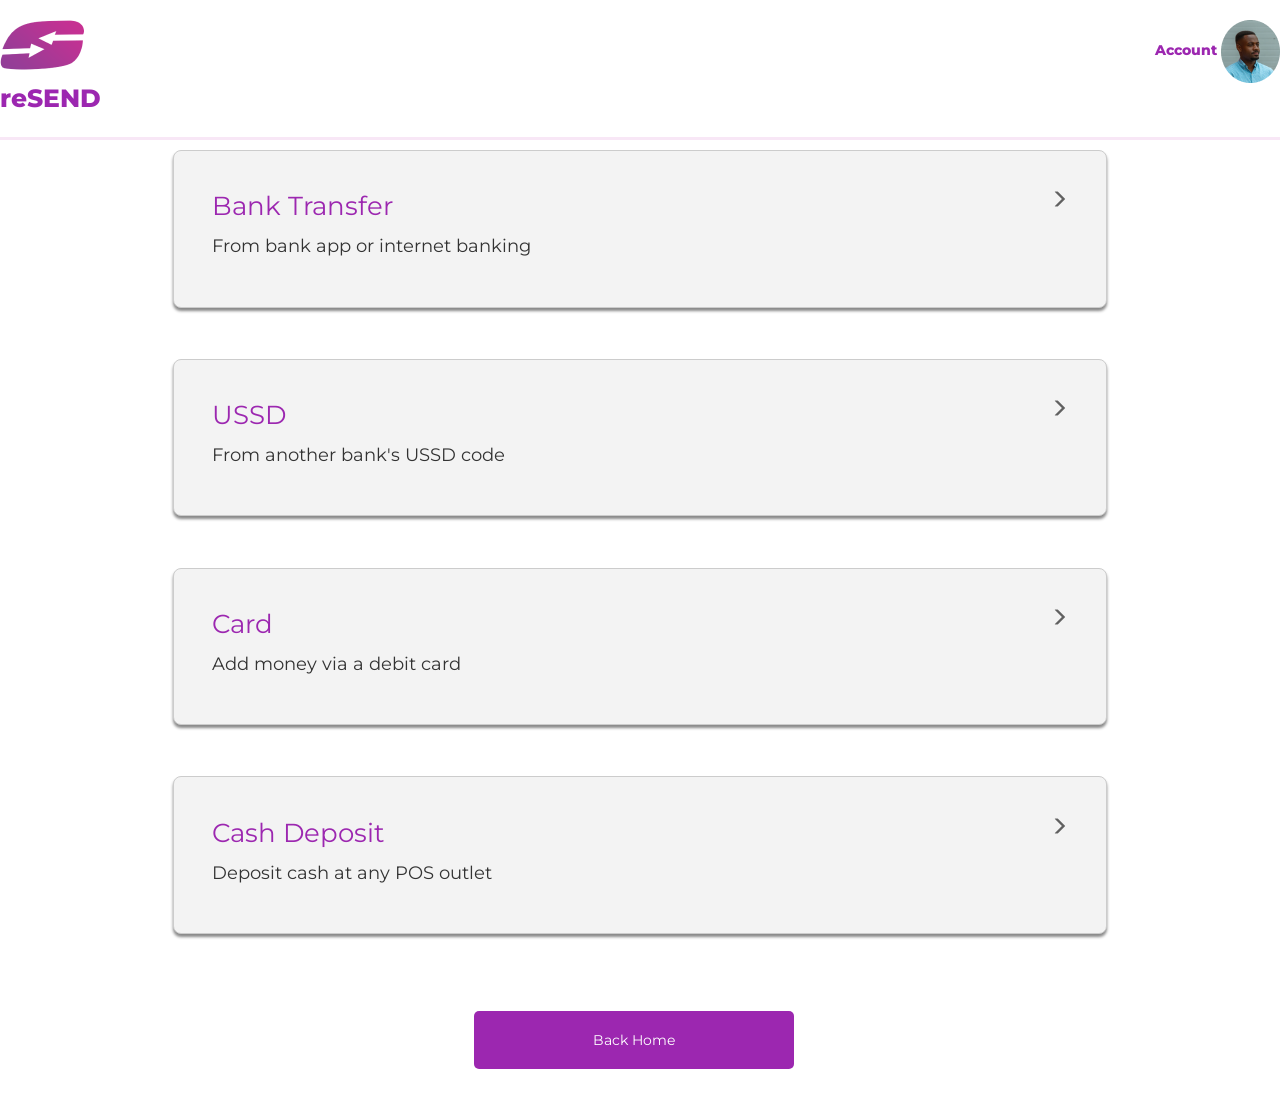
<file: index.html>
<!DOCTYPE html>
<html lang="en">
<head>
    <meta charset="UTF-8">
    <meta http-equiv="X-UA-Compatible" content="IE=edge">
    <meta name="viewport" content="width=device-width, initial-scale=1.0">
    <link href="https://cdn.jsdelivr.net/npm/bootstrap@5.0.2/dist/css/bootstrap.min.css" rel="stylesheet" integrity="sha384-EVSTQN3/azprG1Anm3QDgpJLIm9Nao0Yz1ztcQTwFspd3yD65VohhpuuCOmLASjC" crossorigin="anonymous">
    <link rel="stylesheet" href="https://stackpath.bootstrapcdn.com/bootstrap/3.4.1/css/bootstrap.min.css" >
    <link rel="preconnect" href="https://fonts.googleapis.com">
    <link rel="preconnect" href="https://fonts.gstatic.com" crossorigin>
    <link href="https://fonts.googleapis.com/css2?family=Montserrat&display=swap" rel="stylesheet">
    <link href="style.css" rel="stylesheet">
    <title>fund-wallet</title>
</head>
<body class="fund-wallet">
    <nav>
        <div>
            <div><img src="Vector.png" alt="logo"></div>
            <div class="reSEND">reSEND</div>
        </div>
        <div class="right-side">
            <div>Account <img src="Ellipse 25.png" alt="user-picture"></div>
        </div>
    </nav>
    <div class="middle--section">
        <a href="bank-transfer.html" target="_blank">
            <button type="button" class="btn btn-default btn-lg">
                <div>
                    <div class="first">
                        <p class="first-header">Bank Transfer</p>
                        <p class="first-texts">From bank app or internet banking</p>
                    </div>
                    <div>
                        <span class="glyphicon glyphicon-menu-right" aria-hidden="true"></span>
                    </div>
                </div>
            </button>
        </a>
          
          <button type="button" class="btn btn-default btn-lg">
              <div>
                 <div class="first">
                    <p class="first-header">USSD</p>
                    <p class="first-texts">From another bank's USSD code</p>
                </div>
                <div>
                    <span class="glyphicon glyphicon-menu-right" aria-hidden="true"></span>
                </div> 
              </div>
          </button>
          <button type="button" class="btn btn-default btn-lg">
              <div>
                <div class="first">
                    <p class="first-header">Card</p>
                    <p class="first-texts">Add money via a debit card</p>
                </div>
                <div>
                    <span class="glyphicon glyphicon-menu-right" aria-hidden="true"></span>
                </div>
              </div>
          </button>
          <button type="button" class="btn btn-default btn-lg">
              <div>
                <div class="first">
                    <p class="first-header">Cash Deposit</p>
                    <p class="first-texts">Deposit cash at any POS outlet</p>
                </div>
                <div>
                    <span class="glyphicon glyphicon-menu-right" aria-hidden="true"></span>
                </div>
              </div>
          </button>
          <a href="#" target="_blank">
            <button type="button" class="last-button">Back Home</button>
          </a>
    </div>
    
    <script src="https://cdn.jsdelivr.net/npm/bootstrap@5.0.2/dist/js/bootstrap.bundle.min.js" integrity="sha384-MrcW6ZMFYlzcLA8Nl+NtUVF0sA7MsXsP1UyJoMp4YLEuNSfAP+JcXn/tWtIaxVXM" crossorigin="anonymous"></script>
    <script src="https://stackpath.bootstrapcdn.com/bootstrap/3.4.1/js/bootstrap.min.js" integrity="sha384-aJ21OjlMXNL5UyIl/XNwTMqvzeRMZH2w8c5cRVpzpU8Y5bApTppSuUkhZXN0VxHd" crossorigin="anonymous"></script>
</body>
</html>
</file>
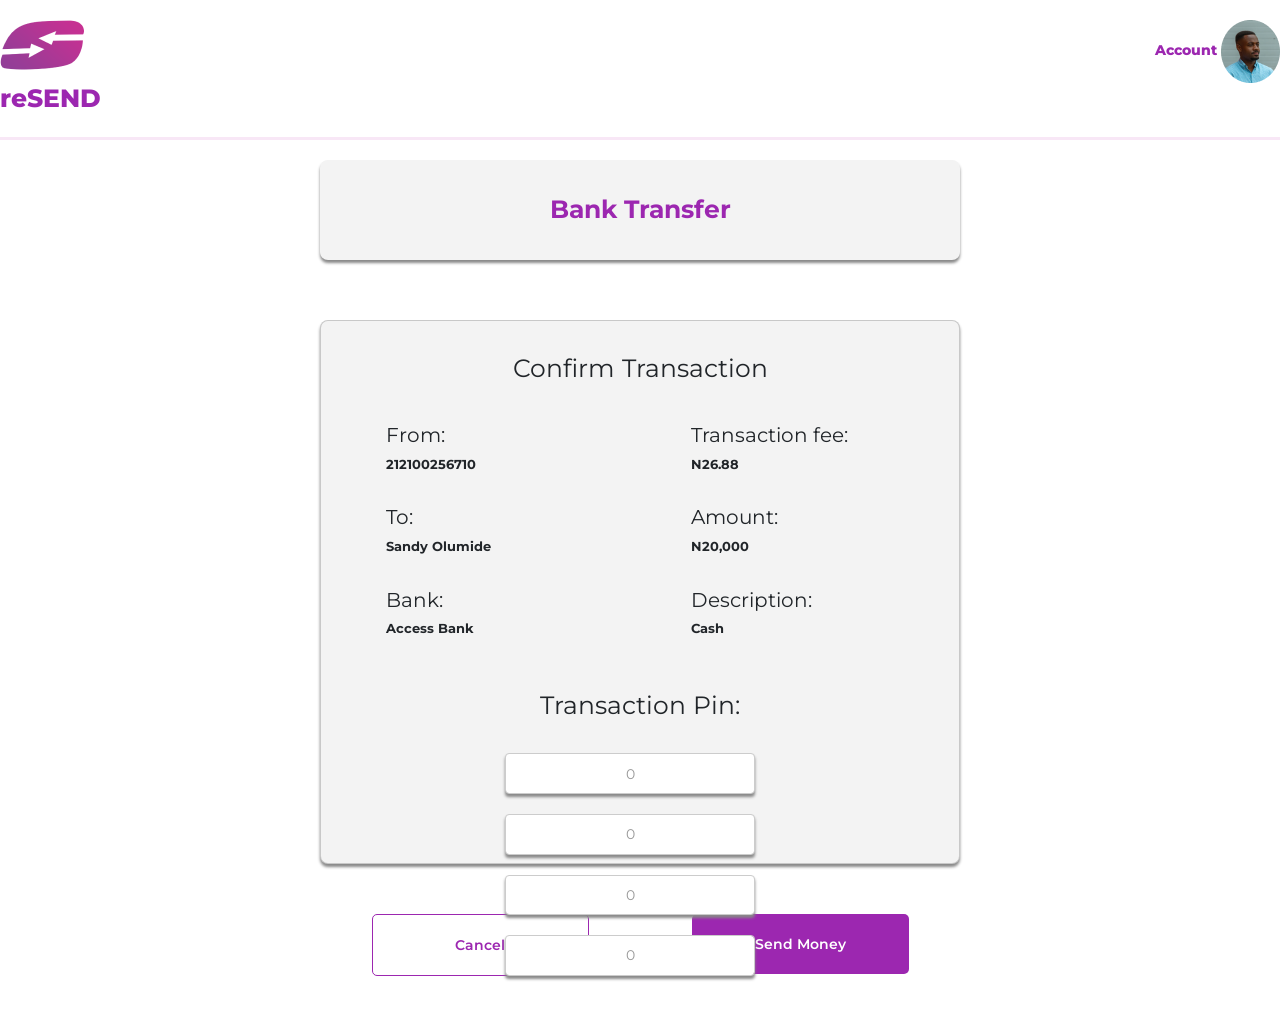
<file: confirm-transaction.html>
<!DOCTYPE html>
<html lang="en">
<head>
    <meta charset="UTF-8">
    <meta http-equiv="X-UA-Compatible" content="IE=edge">
    <meta name="viewport" content="width=device-width, initial-scale=1.0">
    <link href="https://cdn.jsdelivr.net/npm/bootstrap@5.0.2/dist/css/bootstrap.min.css" rel="stylesheet" integrity="sha384-EVSTQN3/azprG1Anm3QDgpJLIm9Nao0Yz1ztcQTwFspd3yD65VohhpuuCOmLASjC" crossorigin="anonymous">
    <link rel="stylesheet" href="https://stackpath.bootstrapcdn.com/bootstrap/3.4.1/css/bootstrap.min.css" >
    <link rel="preconnect" href="https://fonts.googleapis.com">
    <link rel="preconnect" href="https://fonts.gstatic.com" crossorigin>
    <link href="https://fonts.googleapis.com/css2?family=Montserrat&display=swap" rel="stylesheet">
    <link href="style.css" rel="stylesheet">
    <title>confirm-transaction</title>
</head>
<body>
    <nav>
        <div>
            <div><img src="Vector.png" alt="logo"></div>
            <div class="reSEND">reSEND</div>
        </div>
        <div class="right-side">
            <div>Account <img src="Ellipse 25.png" alt="user-picture"></div>
        </div>
    </nav>
    <div class="middle-section middle--section">
        <button class="header space" disabled>
            <div>Bank Transfer</div>
        </button>
        <div class="card">
            <p class="section-header">Confirm Transaction</p>
            <div>
                <div class="flex-container">
                    <div class="flex-children">
                        <div><label for="from">From:</label></div>
                        <div class="user-input" id="form">212100256710</div>
                    </div>
                    <div class="flex-children">
                        <div><label for="transaction-fee">Transaction fee:</label></div>
                        <div class="user-input" id="transaction-fee">N26.88</div>
                    </div>
                </div>
                <div class="flex-container">
                    <div class="flex-children">
                        <div><label for="to">To:</label></div>
                        <div class="user-input" id="to">Sandy Olumide</div>
                    </div>
                    <div class="flex-children">
                        <div><label for="amount">Amount:</label></div>
                        <div class="user-input" id="amount">N20,000</div>
                    </div>
                </div>
                <div class="flex-container">
                    <div class="flex-children">
                        <div><label for="bank">Bank:</label></div>
                        <div class="user-input" id="bank"> Access Bank</div>
                    </div>
                    <div class="flex-children">
                        <div><label for="description">Description:</label></div>
                        <div class="user-input" id="description">Cash</div>
                    </div>
                </div>
            </div>
            <div class="pin">
                <p class="section-header">Transaction Pin:</p>
                <input type="text" class="form-control button-pin" placeholder="0" aria-label="note" aria-describedby="basic-addon1">
                <input type="text" class="form-control button-pin" placeholder="0" aria-label="note" aria-describedby="basic-addon1">
                <input type="text" class="form-control button-pin" placeholder="0" aria-label="note" aria-describedby="basic-addon1">
                <input type="text" class="form-control button-pin" placeholder="0" aria-label="note" aria-describedby="basic-addon1">
            </div>
        </div>
        <div class="button-flex">
            <a href="#" target="_blank"><button type="button" class="cancel-button">Cancel</button></a>
            <a href="#" target="_blank"><button type="button" class="send-button">Send Money</button></a>
        </div>
    </div>
    
    <script src="https://cdn.jsdelivr.net/npm/bootstrap@5.0.2/dist/js/bootstrap.bundle.min.js" integrity="sha384-MrcW6ZMFYlzcLA8Nl+NtUVF0sA7MsXsP1UyJoMp4YLEuNSfAP+JcXn/tWtIaxVXM" crossorigin="anonymous"></script>
    <script src="https://stackpath.bootstrapcdn.com/bootstrap/3.4.1/js/bootstrap.min.js" integrity="sha384-aJ21OjlMXNL5UyIl/XNwTMqvzeRMZH2w8c5cRVpzpU8Y5bApTppSuUkhZXN0VxHd" crossorigin="anonymous"></script>
</body>
</html>
</file>
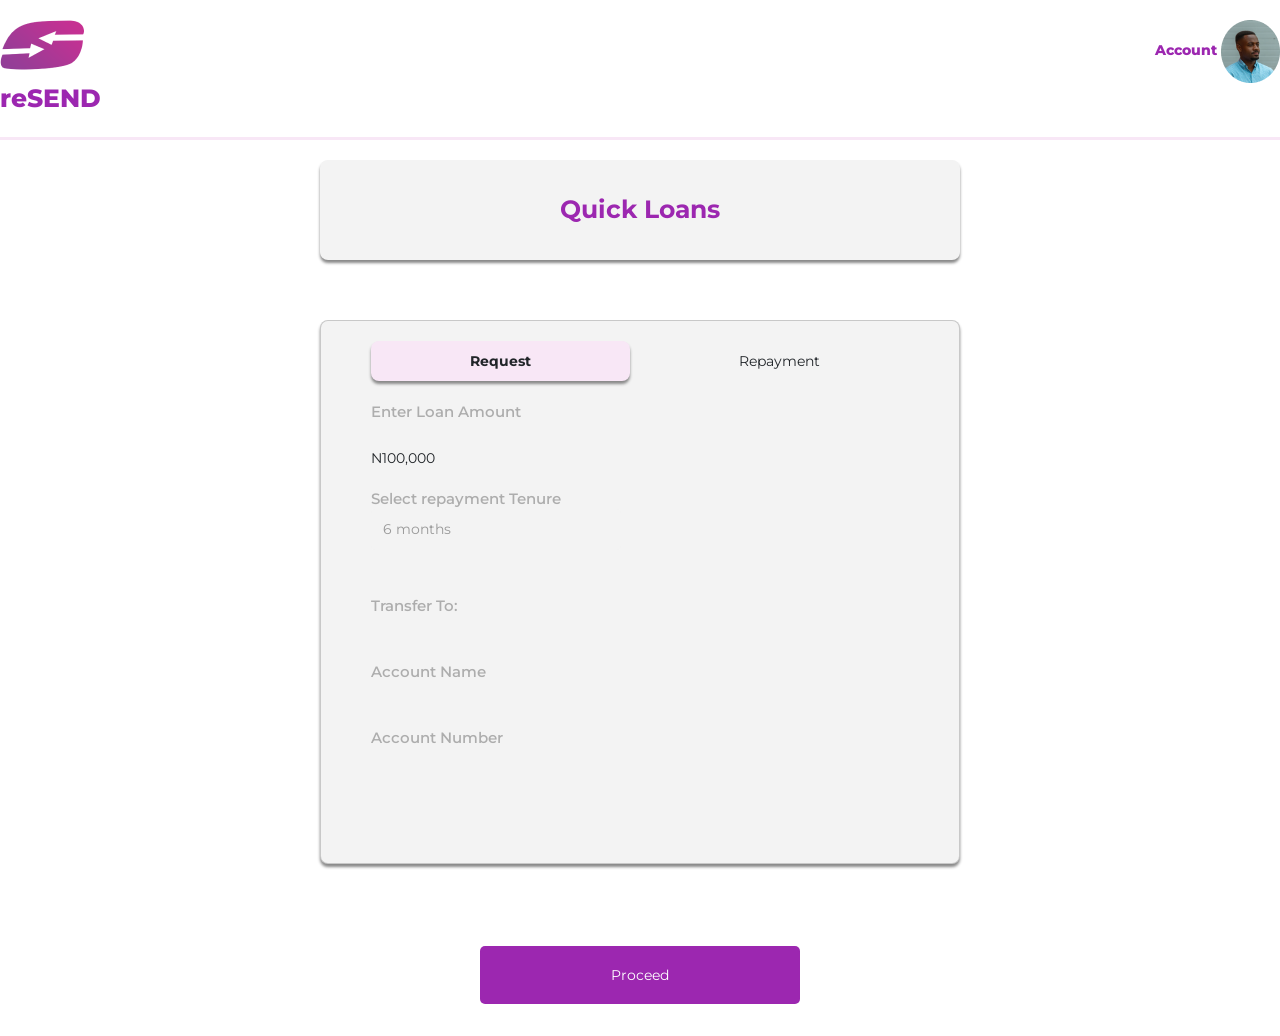
<file: quick-loans.html>
<!DOCTYPE html>
<html>
<head>
    <meta charset="UTF-8">
    <meta http-equiv="X-UA-Compatible" content="IE=edge">
    <meta name="viewport" content="width=device-width, initial-scale=1.0">
    <link href="https://cdn.jsdelivr.net/npm/bootstrap@5.0.2/dist/css/bootstrap.min.css" rel="stylesheet" integrity="sha384-EVSTQN3/azprG1Anm3QDgpJLIm9Nao0Yz1ztcQTwFspd3yD65VohhpuuCOmLASjC" crossorigin="anonymous">
    <link rel="stylesheet" href="https://stackpath.bootstrapcdn.com/bootstrap/3.4.1/css/bootstrap.min.css" >
    <link rel="preconnect" href="https://fonts.googleapis.com">
    <link rel="preconnect" href="https://fonts.gstatic.com" crossorigin>
    <link href="https://fonts.googleapis.com/css2?family=Montserrat&display=swap" rel="stylesheet">
    <link href="style.css" rel="stylesheet">
    <title>quick-loans</title>
</head>
<body>
    <nav>
        <div>
            <div><img src="Vector.png" alt="logo"></div>
            <div class="reSEND">reSEND</div>
        </div>
        <div class="right-side">
            <div>Account <img src="Ellipse 25.png" alt="user-picture"></div>
        </div>
    </nav>
    <div class="middle-section middle--section">
        <button class="header space" disabled>
            <div>Quick Loans</div>
        </button>
        <div class="card">
            <div class="flex-box">
                <div class="request">
                    <p>Request</p>
                </div>
                <div class="repayment">
                    <p>Repayment</p>
                </div>
            </div>
            <div class="fainty">
                <div>
                    <div><label for="loan-amount">Enter Loan Amount</label></div>
                    <div id="loan-amount">N100,000</div>
                </div>
                <div>
                    <label>Select repayment Tenure<br>
                        <input type="text" list="repayment-tenure" name="repayment-tenure" placeholder="6 months" class="form-control loan-select"  aria-label="repayment-tenure" aria-describedby="basic-addon1">
                    </label>
                    <datalist id="repayment-tenure">
                        <option value="1 month">
                        <option value="2 months">
                        <option value="3 months">
                        <option value="4 months">
                        <option value="5 months">
                        <option value="6 months">
                        <option value="7 months">
                        <option value="8 months">
                        <option value="9 months">
                        <option value="10 months">
                        <option value="11 months">
                        <option value="12 months">
                    </datalist>
                </div>
                <div>
                    <div><label for="tranfer">Transfer To:</label></div>
                    <div><label for="account-name">Account Name</label></div>
                    <div class="user-input-loans" id="account-name"></div>
                    <div><label for="account-number">Account Number</label></div>
                    <div class="user-input-loans" id="account-number"></div>
                </div>
            </div>
            </div>
        <a href="#" target="_blank">
            <button type="button" class="last-button-2">Proceed</button>
        </a>
    </div>
    
    <script src="https://cdn.jsdelivr.net/npm/bootstrap@5.0.2/dist/js/bootstrap.bundle.min.js" integrity="sha384-MrcW6ZMFYlzcLA8Nl+NtUVF0sA7MsXsP1UyJoMp4YLEuNSfAP+JcXn/tWtIaxVXM" crossorigin="anonymous"></script>
    <script src="https://stackpath.bootstrapcdn.com/bootstrap/3.4.1/js/bootstrap.min.js" integrity="sha384-aJ21OjlMXNL5UyIl/XNwTMqvzeRMZH2w8c5cRVpzpU8Y5bApTppSuUkhZXN0VxHd" crossorigin="anonymous"></script>
</body>
</html>
</file>
<file: style.css>
html{
    font-size: 16px;
}
*{
    box-sizing: border-box;
    font-family: 'Montserrat', sans-serif;
}
nav{
    display:flex;
    justify-content: space-between;
    border-bottom: solid 3px #F8E7F6;
    padding: 20px 0;
    margin-bottom: 50px;
    position:fixed;
    z-index:1;
    background-color: white;
    top:0;
    width:100%;
}
nav > div > div {
    color:#9C27B0;
    font-weight: 800;
}
.reSEND{
    font-size:25px;
}
img{
    max-width: 100%;
}
.btn{
    display: block;  
    width: 73%; 
    height: 100%;
    padding:3%;
    border-radius: 8px;
    background-color: #F3F3F3;
    box-shadow: 0px 3px 3px #888888;
    margin:4% auto;
}
.btn:focus{
    outline: none !important;
}
.btn > div{
    display: flex;
    justify-content: space-between;
}
.first{
    text-align: left;
}
.first-header {
    color: #9C27B0;
    font-size: 1.63rem;
}
.first-texts{
    font-size: 1.13rem;
}
span{
    color: #606060;
}
.last-button{
    width: 25%;
    padding:1.5%;
    border:none;
    background-color: #9C27B0;
    border-radius: 5px;
    margin: 2% 37%;
    text-align:  center;
}
.last-button:hover{
    opacity: 0.9;
}
a, a:hover{
    color:white;
    text-decoration: none;
}

.header{
    border-radius: 8px;
    background-color: #F3F3F3;
    box-shadow: 0px 3px 3px #888888;
    width:100%;
    font-weight: 700;
    color:#9C27B0;
    border: none;
    margin:10px 0;
}
.middle-section{
    width: 50%;
    margin:0 auto;
}
.middle--section{
    margin-top: 150px;
}
.space{
    padding:5% 0;
}
.space > p{
    font-size:1.14rem;
    color:#9C27B0;
    padding:3px 0;
}
.header > div {
    font-size: 1.56rem;
}
label{
    font-size: 25px;
    font-weight: 400;
}

[type="text"]{
    box-shadow: 0px 3px 3px #888888;
    Width: 626px;
    Height:65px;
}
.input-group-addon{
    box-shadow: 0px 3px 3px #888888;
}
.flex-container{
    display: grid;
    grid-template-columns: 60% 40%;
    padding: 15px;
}
.card{
    height: 544px;
    background: #F3F3F3;
    border-radius: 8px;
    padding:20px 50px;
    box-shadow: 0px 3px 3px #888888;
    margin:50px 0;
}
.section-header{
    padding:10px;
    font-size: 25px;
    text-align: center;
}
.button-pin{
    text-align: center; 
    display: inline;
    margin: 10px 20px 10px 0;
}
.pin{
    flex-direction: row;
    margin-top: 25px;
    text-align: center;
}
.flex-container > div > div > label{
    font-size: 20px;
}
.user-input{
    font-size:13px;
    font-weight: 700;
}
.cancel-button{
    background-color: white;
    border: 1px solid #9C27B0;
    color:#9C27B0;
    padding:20px;
    border-radius: 5px;
    width:217px;
    font-weight: 600;
    margin-bottom: 40px;
}
.send-button{
    background-color: #9C27B0;
    color:white;
    border: none;
    padding:20px;
    border-radius: 5px;
    width:217px;
    font-weight: 600;
}
.send-button:hover, .cancel-button:hover{
    opacity: 0.9;
}
.button-flex{
    display: flex;
    justify-content: space-around;
    
}
.flex-box{
    display: flex;
    justify-content: space-between;
}
.request{
    width: 283.96px;
    background-color: #F8E7F6;
    border-radius: 8px;
    font-weight: 700;
    height: 40.58px;
    text-align: center;
    padding:10px;
    box-shadow: 0px 3px 3px #888888;
    margin-right:20px;
}
.repayment{
    width: 283.96px;
    height: 40.58px;
    text-align: center;
    padding:10px;
}
.form-control{
    width: 250px;
    height: 40.58px
}
.last-button-2{
    width: 50%;
    padding:3%;
    border:none;
    background-color: #9C27B0;
    border-radius: 5px;
    margin: 5% 25% ;
    text-align:  center;
}
.last-button-2:hover{
    opacity: 0.9;
}
.fainty > div > div > label, .fainty > div > label{
    color:#ADADAD;
    font-weight: 550;
    padding:20px 0;
    font-size: 15px;
}
.loan-select{
    background-color: #F3F3F3;
    border:none;
    box-shadow: none;
    color:#ADADAD;
}

@media screen and (max-width:425px) {
    .first-header {
        font-size: 1.3rem;
    }
    .first-texts{
        font-size: 0.7rem;
    }
    .last-button{
        width: 30%;
        padding:2%;
        margin: 2% 35%;
    }
    .header > div {
        font-size: 22px;
    }
    label{
        font-size: 18px;
    }
    .space > p{
        font-size:13.5px;
    }
    .card{
        padding:0;
    }
    .section-header{
        padding:10px;
        font-size: 18px;
    }
    .flex-container{
        display: block;
    }
    .flex-children{
        padding-bottom:5px;
    }
    .button-pin{
        width:10px !important;
    }
    .card{
        height: 750px;
    }
    .cancel-button{
        width: 100%;
        padding:1%;
    }
    .send-button{
        width: 100px;
        padding:1%;
    }
    .loan-select{
        width:100%;
    }
}
@media screen and (width:1024px){
    .card{
        height: 700px
    }
}
@media screen and (width:768px){
    .card{
        height: 800px
    }
    .cancel-button{
        width: 100%;
        padding:5%;
    }
    .send-button{
        width: 100px;
        padding:5%;
    }
}
</file>
